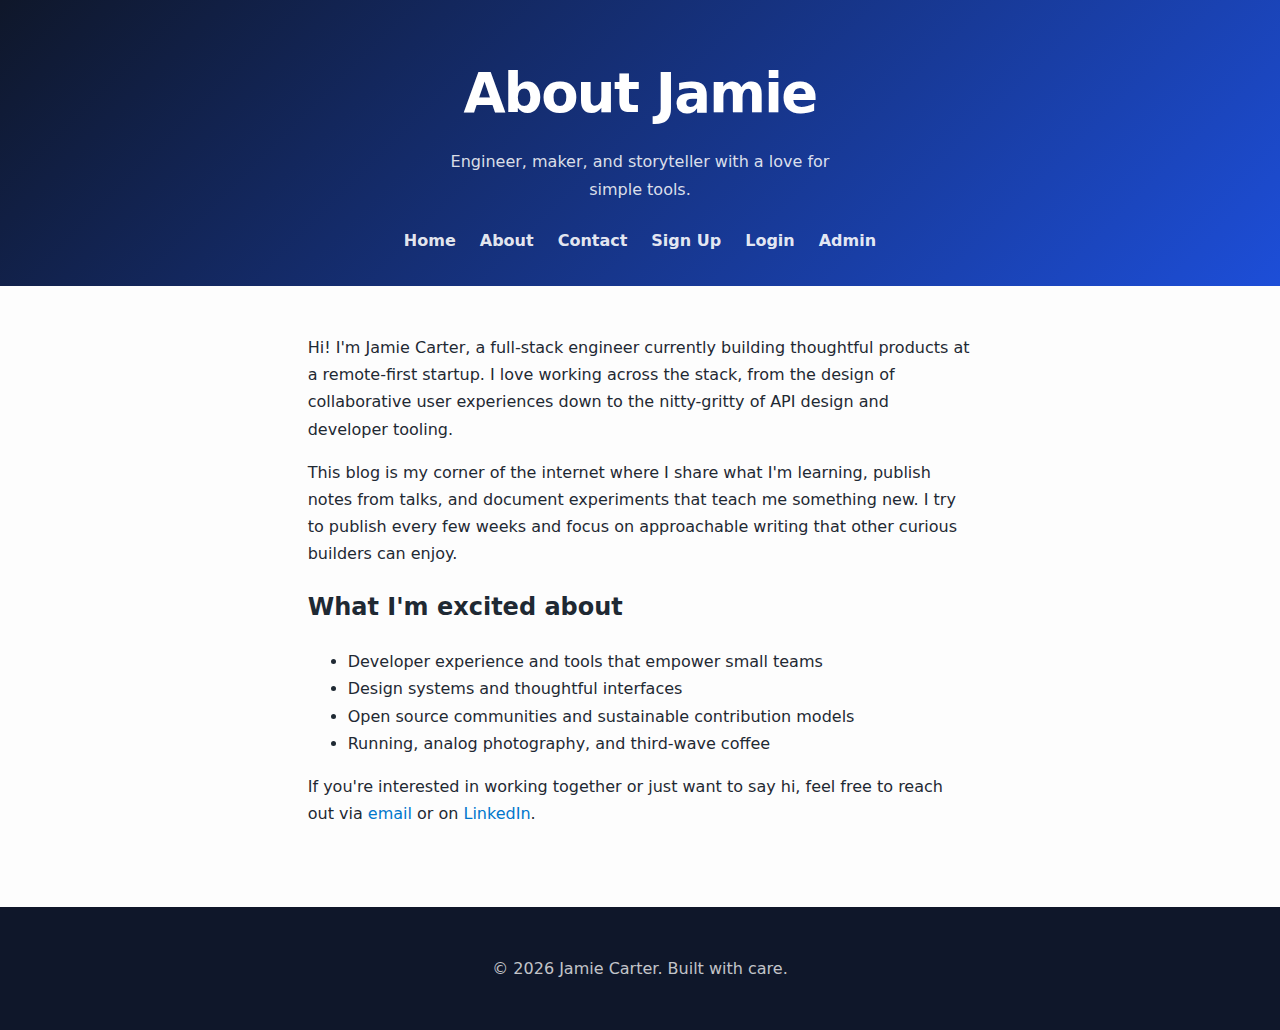
<file: about.html>
<!DOCTYPE html>
<html lang="en">
  <head>
    <meta charset="UTF-8" />
    <meta name="viewport" content="width=device-width, initial-scale=1" />
    <title>About — Jamie Carter</title>
    <link rel="stylesheet" href="assets/styles.css" />
  </head>
  <body>
    <header>
      <h1>About Jamie</h1>
      <p>Engineer, maker, and storyteller with a love for simple tools.</p>
      <nav aria-label="Main navigation">
        <a href="index.html">Home</a>
        <a href="about.html" aria-current="page">About</a>
        <a href="contact.html">Contact</a>
        <a href="signup.html">Sign Up</a>
        <a href="login.html">Login</a>
        <a href="admin.html">Admin</a>
      </nav>
    </header>

    <article>
      <p>
        Hi! I'm Jamie Carter, a full-stack engineer currently building thoughtful
        products at a remote-first startup. I love working across the stack, from
        the design of collaborative user experiences down to the nitty-gritty of
        API design and developer tooling.
      </p>
      <p>
        This blog is my corner of the internet where I share what I'm learning,
        publish notes from talks, and document experiments that teach me
        something new. I try to publish every few weeks and focus on approachable
        writing that other curious builders can enjoy.
      </p>
      <h2>What I'm excited about</h2>
      <ul>
        <li>Developer experience and tools that empower small teams</li>
        <li>Design systems and thoughtful interfaces</li>
        <li>Open source communities and sustainable contribution models</li>
        <li>Running, analog photography, and third-wave coffee</li>
      </ul>
      <p>
        If you're interested in working together or just want to say hi, feel
        free to reach out via <a href="mailto:hello@example.com">email</a> or on
        <a href="https://www.linkedin.com/in/example/">LinkedIn</a>.
      </p>
    </article>

    <footer>
      <p>© <span id="current-year"></span> Jamie Carter. Built with care.</p>
    </footer>
    <script>
      document.getElementById("current-year").textContent = new Date().getFullYear();
    </script>
  </body>
</html>
</file>
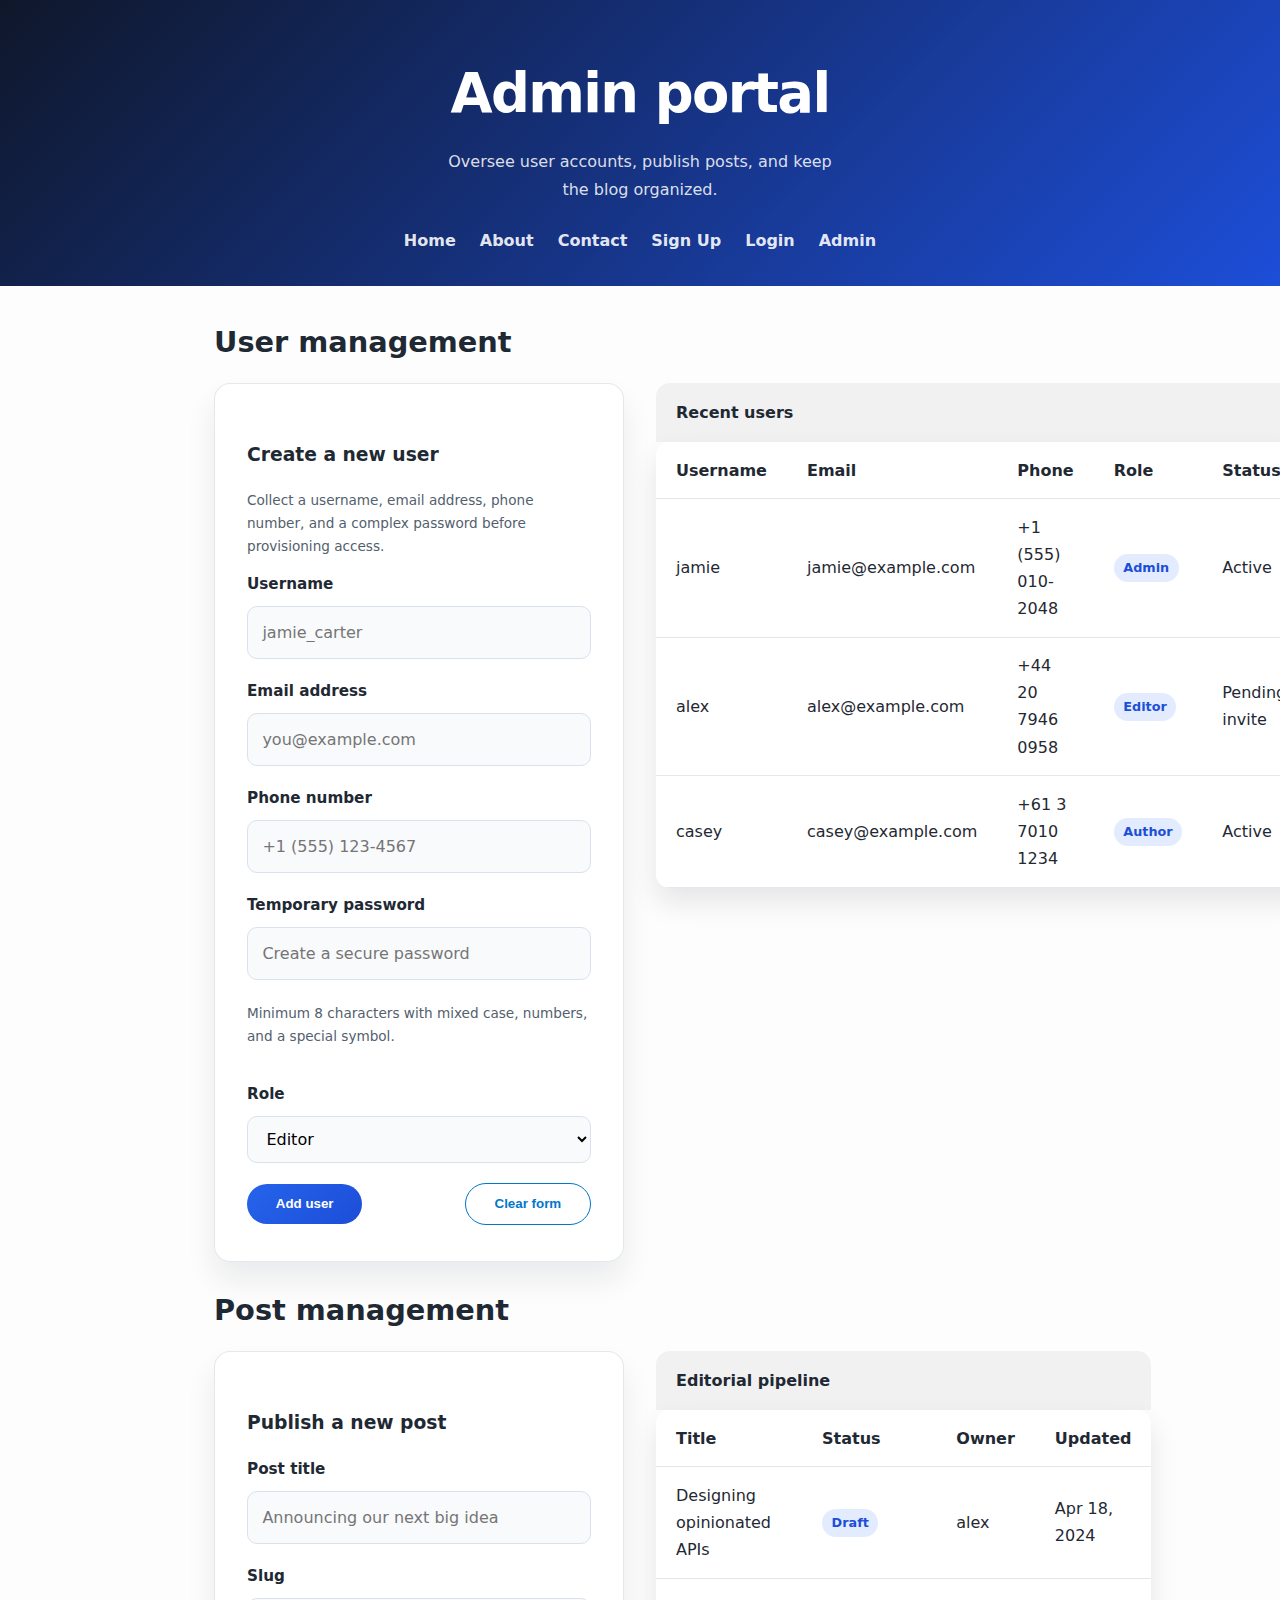
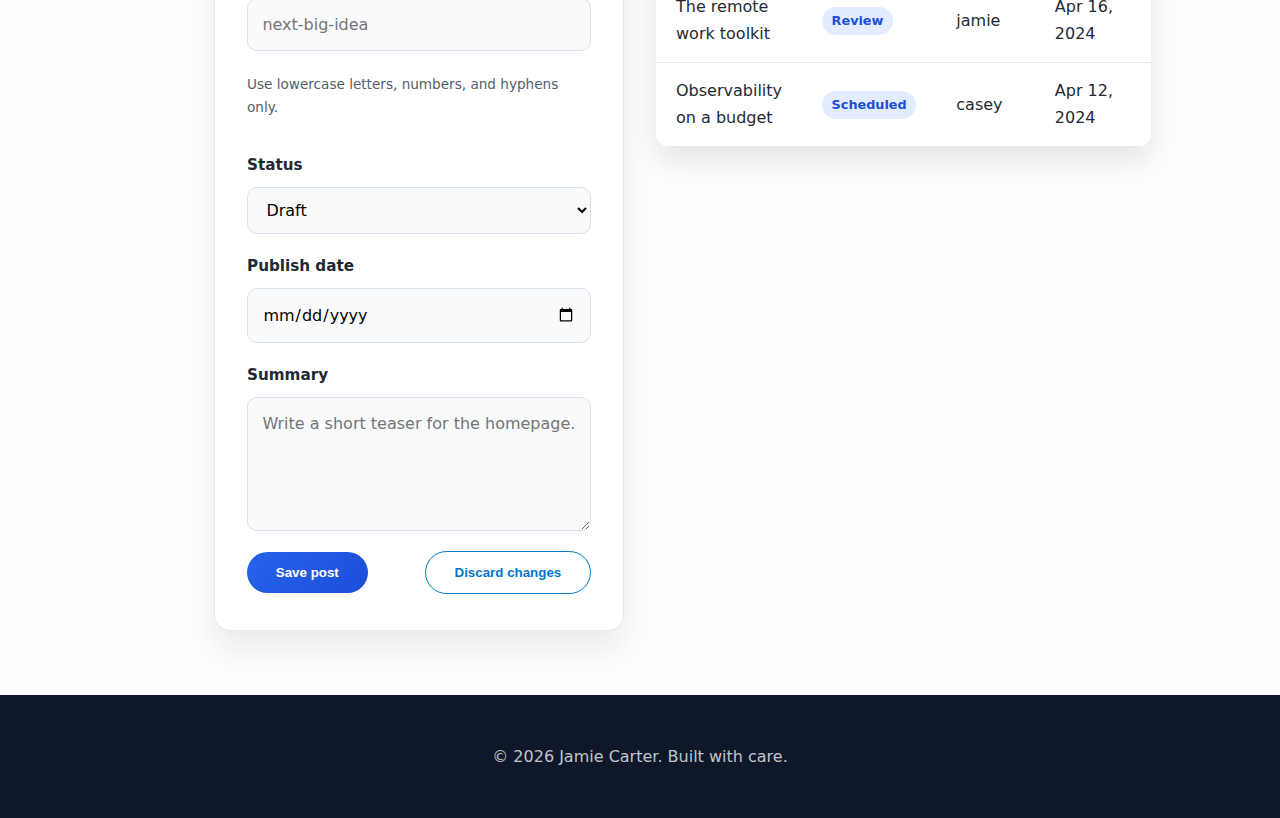
<file: admin.html>
<!DOCTYPE html>
<html lang="en">
  <head>
    <meta charset="UTF-8" />
    <meta name="viewport" content="width=device-width, initial-scale=1" />
    <title>Admin Portal — Jamie Carter</title>
    <link rel="stylesheet" href="assets/styles.css" />
    <script defer src="js/main.js"></script>
  </head>
  <body>
    <header>
      <h1>Admin portal</h1>
      <p>Oversee user accounts, publish posts, and keep the blog organized.</p>
      <nav aria-label="Main navigation">
        <a href="index.html">Home</a>
        <a href="about.html">About</a>
        <a href="contact.html">Contact</a>
        <a href="signup.html">Sign Up</a>
        <a href="login.html">Login</a>
        <a href="admin.html" aria-current="page">Admin</a>
      </nav>
    </header>

    <main class="stack">
      <section aria-labelledby="user-management">
        <h2 class="section-title" id="user-management">User management</h2>
        <div class="two-column">
          <div class="content-card">
            <h3>Create a new user</h3>
            <p class="hint">
              Collect a username, email address, phone number, and a complex password before provisioning access.
            </p>
            <form>
              <div class="form-field">
                <label for="admin-username">Username</label>
                <input id="admin-username" name="username" type="text" required minlength="3" placeholder="jamie_carter" />
              </div>
              <div class="form-field">
                <label for="admin-email">Email address</label>
                <input id="admin-email" name="email" type="email" required placeholder="you@example.com" />
              </div>
              <div class="form-field">
                <label for="admin-phone">Phone number</label>
                <input id="admin-phone" name="phone" type="tel" required pattern="[-+() 0-9]{7,}" placeholder="+1 (555) 123-4567" />
              </div>
              <div class="form-field">
                <label for="admin-password">Temporary password</label>
                <input
                  id="admin-password"
                  name="password"
                  type="password"
                  minlength="8"
                  required
                  pattern="(?=.*[a-z])(?=.*[A-Z])(?=.*[0-9])(?=.*[^A-Za-z0-9]).{8,}"
                  placeholder="Create a secure password"
                />
                <p class="hint">Minimum 8 characters with mixed case, numbers, and a special symbol.</p>
              </div>
              <div class="form-field">
                <label for="admin-role">Role</label>
                <select id="admin-role" name="role">
                  <option value="editor">Editor</option>
                  <option value="author">Author</option>
                  <option value="reviewer">Reviewer</option>
                  <option value="admin">Administrator</option>
                </select>
              </div>
              <div class="form-actions">
                <button type="submit" class="button">Add user</button>
                <button type="reset" class="button secondary">Clear form</button>
              </div>
            </form>
          </div>
          <table class="data-table">
            <caption>Recent users</caption>
            <thead>
              <tr>
                <th scope="col">Username</th>
                <th scope="col">Email</th>
                <th scope="col">Phone</th>
                <th scope="col">Role</th>
                <th scope="col">Status</th>
              </tr>
            </thead>
            <tbody>
              <tr>
                <td>jamie</td>
                <td>jamie@example.com</td>
                <td>+1 (555) 010-2048</td>
                <td><span class="badge">Admin</span></td>
                <td>Active</td>
              </tr>
              <tr>
                <td>alex</td>
                <td>alex@example.com</td>
                <td>+44 20 7946 0958</td>
                <td><span class="badge">Editor</span></td>
                <td>Pending invite</td>
              </tr>
              <tr>
                <td>casey</td>
                <td>casey@example.com</td>
                <td>+61 3 7010 1234</td>
                <td><span class="badge">Author</span></td>
                <td>Active</td>
              </tr>
            </tbody>
          </table>
        </div>
      </section>

      <section aria-labelledby="post-management">
        <h2 class="section-title" id="post-management">Post management</h2>
        <div class="two-column">
          <div class="content-card">
            <h3>Publish a new post</h3>
            <form>
              <div class="form-field">
                <label for="post-title">Post title</label>
                <input id="post-title" name="title" type="text" required placeholder="Announcing our next big idea" />
              </div>
              <div class="form-field">
                <label for="post-slug">Slug</label>
                <input id="post-slug" name="slug" type="text" required placeholder="next-big-idea" />
                <p class="hint">Use lowercase letters, numbers, and hyphens only.</p>
              </div>
              <div class="form-field">
                <label for="post-status">Status</label>
                <select id="post-status" name="status">
                  <option value="draft">Draft</option>
                  <option value="review">Ready for review</option>
                  <option value="scheduled">Scheduled</option>
                  <option value="published">Publish now</option>
                </select>
              </div>
              <div class="form-field">
                <label for="post-date">Publish date</label>
                <input id="post-date" name="publish-date" type="date" />
              </div>
              <div class="form-field">
                <label for="post-summary">Summary</label>
                <textarea id="post-summary" name="summary" rows="4" placeholder="Write a short teaser for the homepage."></textarea>
              </div>
              <div class="form-actions">
                <button type="submit" class="button">Save post</button>
                <button type="reset" class="button secondary">Discard changes</button>
              </div>
            </form>
          </div>
          <table class="data-table">
            <caption>Editorial pipeline</caption>
            <thead>
              <tr>
                <th scope="col">Title</th>
                <th scope="col">Status</th>
                <th scope="col">Owner</th>
                <th scope="col">Updated</th>
              </tr>
            </thead>
            <tbody>
              <tr>
                <td>Designing opinionated APIs</td>
                <td><span class="badge">Draft</span></td>
                <td>alex</td>
                <td>Apr 18, 2024</td>
              </tr>
              <tr>
                <td>The remote work toolkit</td>
                <td><span class="badge">Review</span></td>
                <td>jamie</td>
                <td>Apr 16, 2024</td>
              </tr>
              <tr>
                <td>Observability on a budget</td>
                <td><span class="badge">Scheduled</span></td>
                <td>casey</td>
                <td>Apr 12, 2024</td>
              </tr>
            </tbody>
          </table>
        </div>
      </section>
    </main>

    <footer>
      <p>© <span id="current-year"></span> Jamie Carter. Built with care.</p>
    </footer>
  </body>
</html>
</file>
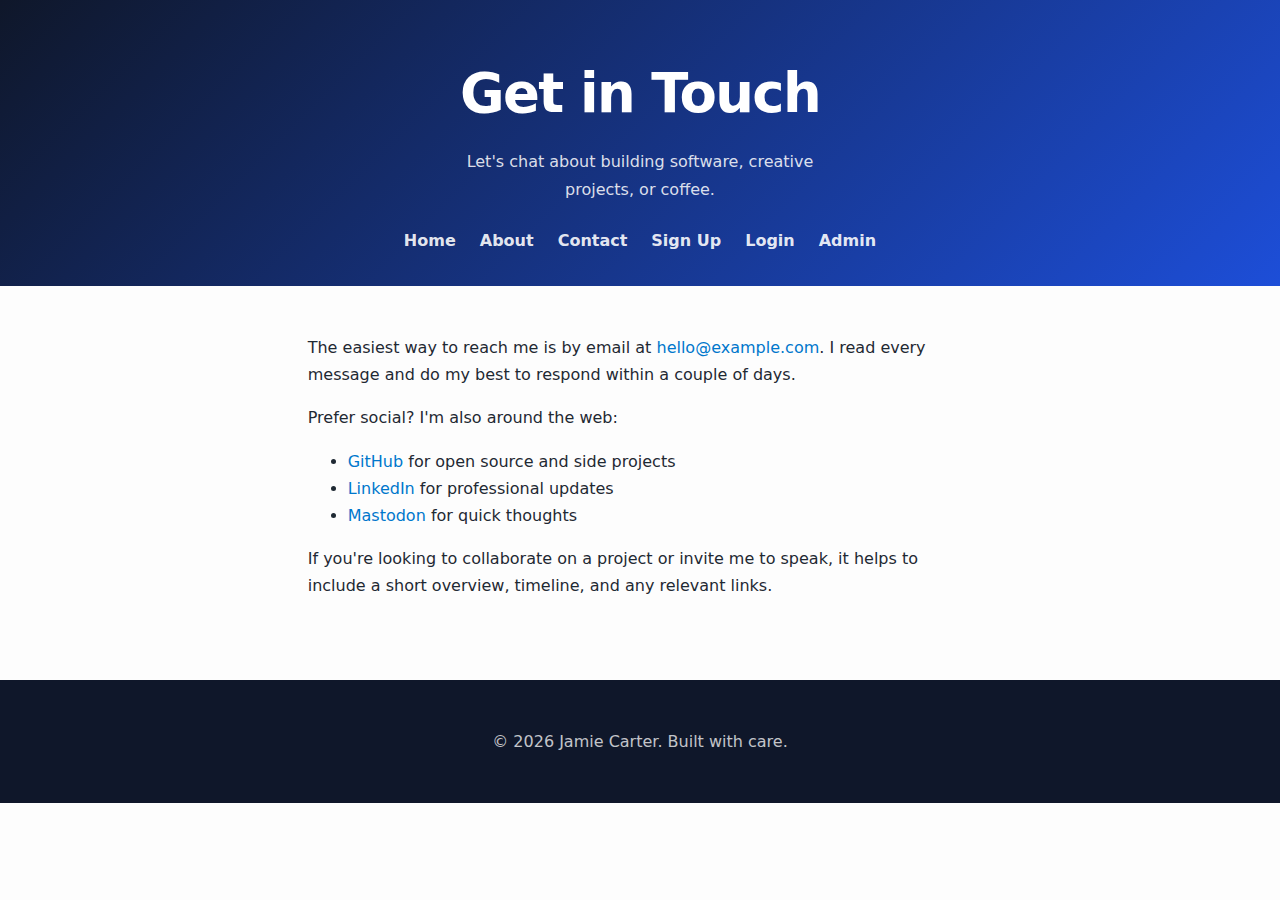
<file: contact.html>
<!DOCTYPE html>
<html lang="en">
  <head>
    <meta charset="UTF-8" />
    <meta name="viewport" content="width=device-width, initial-scale=1" />
    <title>Contact — Jamie Carter</title>
    <link rel="stylesheet" href="assets/styles.css" />
  </head>
  <body>
    <header>
      <h1>Get in Touch</h1>
      <p>Let's chat about building software, creative projects, or coffee.</p>
      <nav aria-label="Main navigation">
        <a href="index.html">Home</a>
        <a href="about.html">About</a>
        <a href="contact.html" aria-current="page">Contact</a>
        <a href="signup.html">Sign Up</a>
        <a href="login.html">Login</a>
        <a href="admin.html">Admin</a>
      </nav>
    </header>

    <article>
      <p>
        The easiest way to reach me is by email at
        <a href="mailto:hello@example.com">hello@example.com</a>. I read every
        message and do my best to respond within a couple of days.
      </p>
      <p>Prefer social? I'm also around the web:</p>
      <ul>
        <li>
          <a href="https://github.com/example">GitHub</a> for open source and
          side projects
        </li>
        <li>
          <a href="https://www.linkedin.com/in/example/">LinkedIn</a> for
          professional updates
        </li>
        <li>
          <a href="https://mastodon.social/@example">Mastodon</a> for quick
          thoughts
        </li>
      </ul>
      <p>
        If you're looking to collaborate on a project or invite me to speak, it
        helps to include a short overview, timeline, and any relevant links.
      </p>
    </article>

    <footer>
      <p>© <span id="current-year"></span> Jamie Carter. Built with care.</p>
    </footer>
    <script>
      document.getElementById("current-year").textContent = new Date().getFullYear();
    </script>
  </body>
</html>
</file>
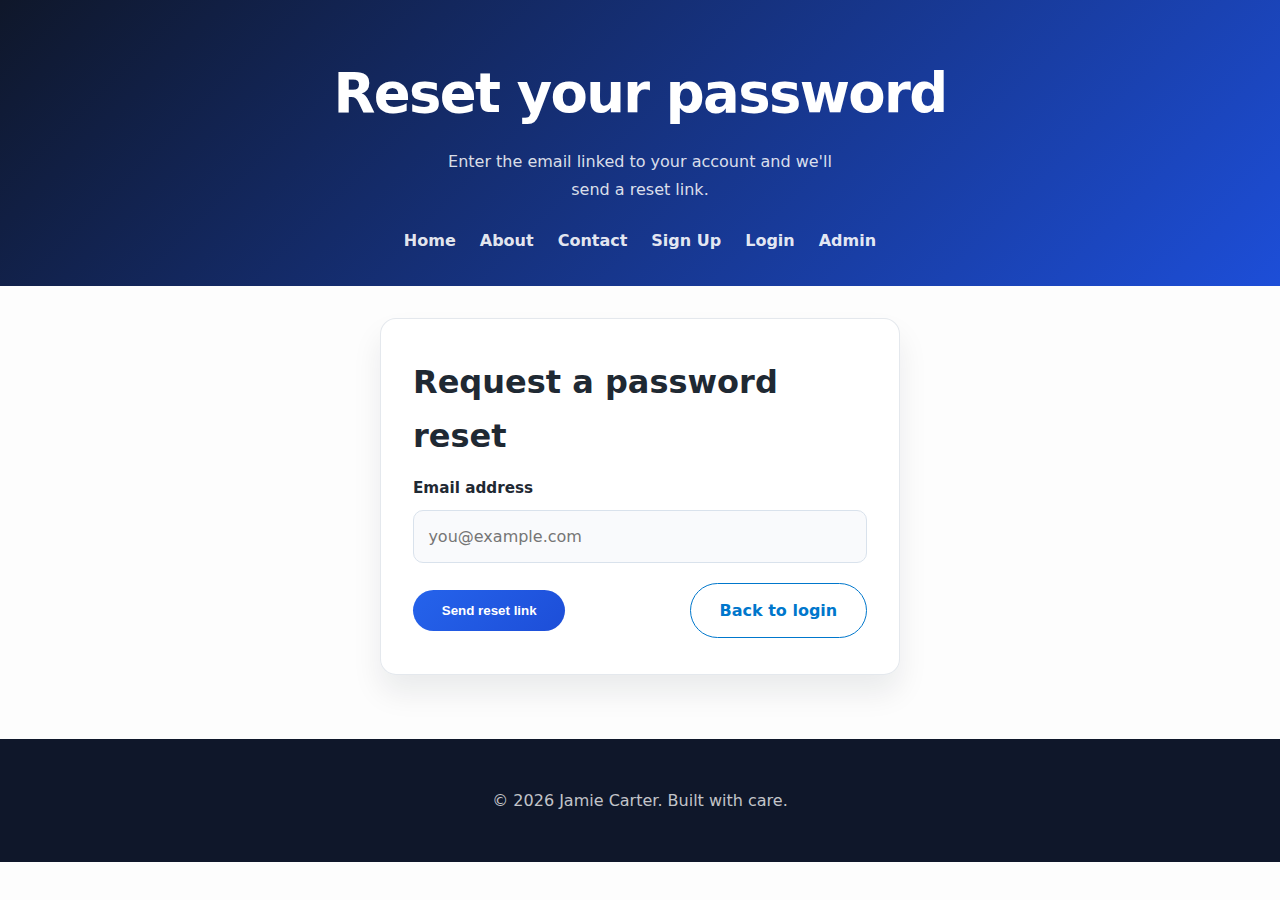
<file: forgot-password.html>
<!DOCTYPE html>
<html lang="en">
  <head>
    <meta charset="UTF-8" />
    <meta name="viewport" content="width=device-width, initial-scale=1" />
    <title>Reset Password — Jamie Carter</title>
    <link rel="stylesheet" href="assets/styles.css" />
    <script defer src="js/main.js"></script>
  </head>
  <body>
    <header>
      <h1>Reset your password</h1>
      <p>Enter the email linked to your account and we'll send a reset link.</p>
      <nav aria-label="Main navigation">
        <a href="index.html">Home</a>
        <a href="about.html">About</a>
        <a href="contact.html">Contact</a>
        <a href="signup.html">Sign Up</a>
        <a href="login.html">Login</a>
        <a href="admin.html">Admin</a>
      </nav>
    </header>

    <main>
      <section class="content-card" aria-labelledby="reset-heading">
        <h2 id="reset-heading">Request a password reset</h2>
        <form>
          <div class="form-field">
            <label for="reset-email">Email address</label>
            <input
              id="reset-email"
              name="email"
              type="email"
              autocomplete="email"
              required
              placeholder="you@example.com"
            />
          </div>
          <div class="form-actions">
            <button type="submit" class="button">Send reset link</button>
            <a class="button secondary" href="login.html">Back to login</a>
          </div>
        </form>
      </section>
    </main>

    <footer>
      <p>© <span id="current-year"></span> Jamie Carter. Built with care.</p>
    </footer>
  </body>
</html>
</file>
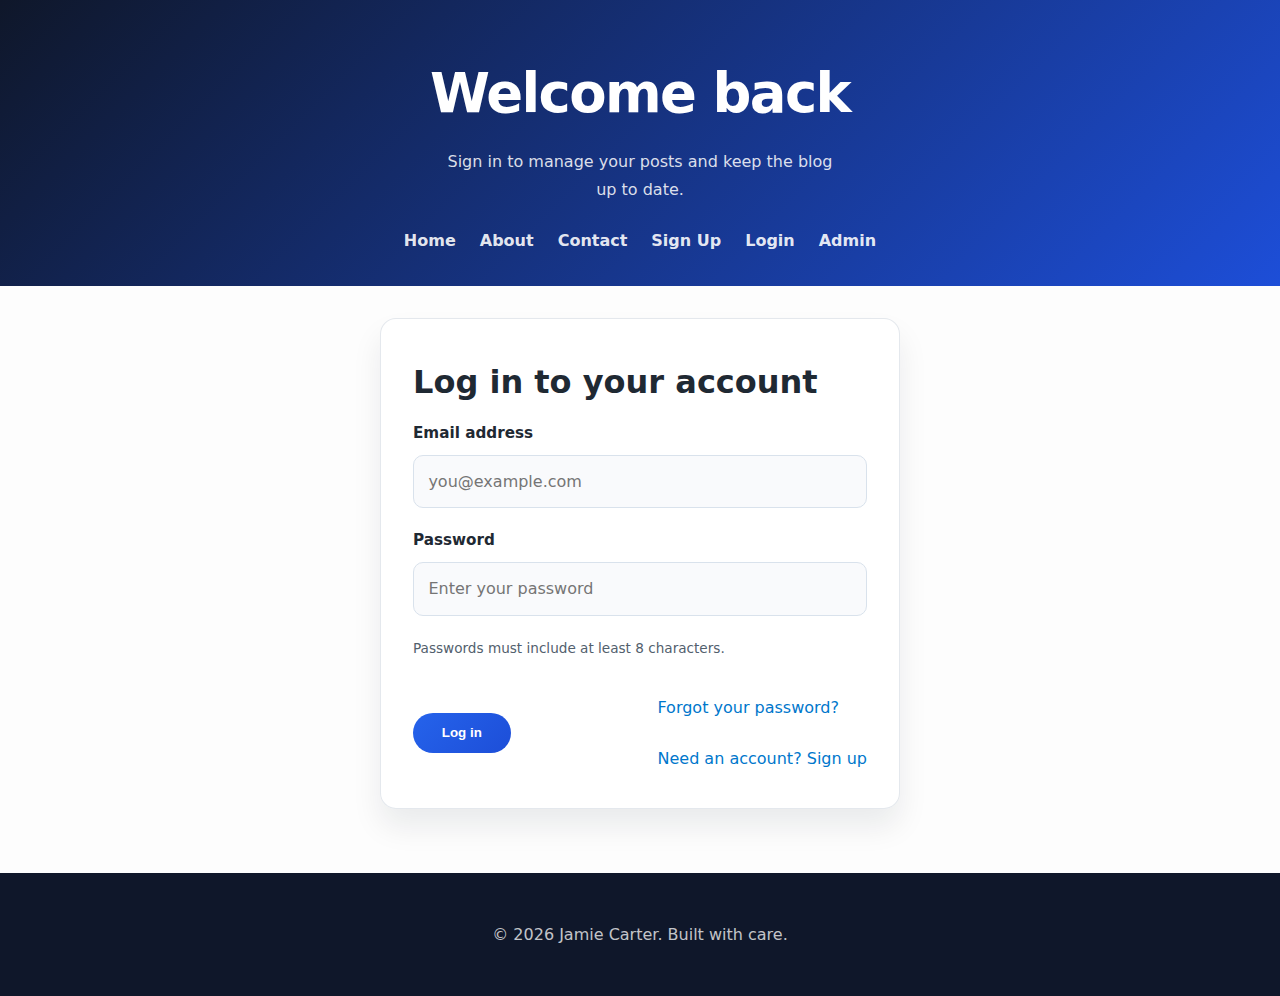
<file: login.html>
<!DOCTYPE html>
<html lang="en">
  <head>
    <meta charset="UTF-8" />
    <meta name="viewport" content="width=device-width, initial-scale=1" />
    <title>Login — Jamie Carter</title>
    <link rel="stylesheet" href="assets/styles.css" />
    <script defer src="js/main.js"></script>
  </head>
  <body>
    <header>
      <h1>Welcome back</h1>
      <p>Sign in to manage your posts and keep the blog up to date.</p>
      <nav aria-label="Main navigation">
        <a href="index.html">Home</a>
        <a href="about.html">About</a>
        <a href="contact.html">Contact</a>
        <a href="signup.html">Sign Up</a>
        <a href="login.html" aria-current="page">Login</a>
        <a href="admin.html">Admin</a>
      </nav>
    </header>

    <main>
      <section class="content-card" aria-labelledby="login-heading">
        <h2 id="login-heading">Log in to your account</h2>
        <form>
          <div class="form-field">
            <label for="login-email">Email address</label>
            <input
              id="login-email"
              name="email"
              type="email"
              autocomplete="email"
              required
              placeholder="you@example.com"
            />
          </div>
          <div class="form-field">
            <label for="login-password">Password</label>
            <input
              id="login-password"
              name="password"
              type="password"
              autocomplete="current-password"
              minlength="8"
              required
              placeholder="Enter your password"
            />
            <p class="hint">Passwords must include at least 8 characters.</p>
          </div>
          <div class="form-actions">
            <button type="submit" class="button">Log in</button>
            <div class="stack">
              <a href="forgot-password.html">Forgot your password?</a>
              <a href="signup.html">Need an account? Sign up</a>
            </div>
          </div>
        </form>
      </section>
    </main>

    <footer>
      <p>© <span id="current-year"></span> Jamie Carter. Built with care.</p>
    </footer>
  </body>
</html>
</file>
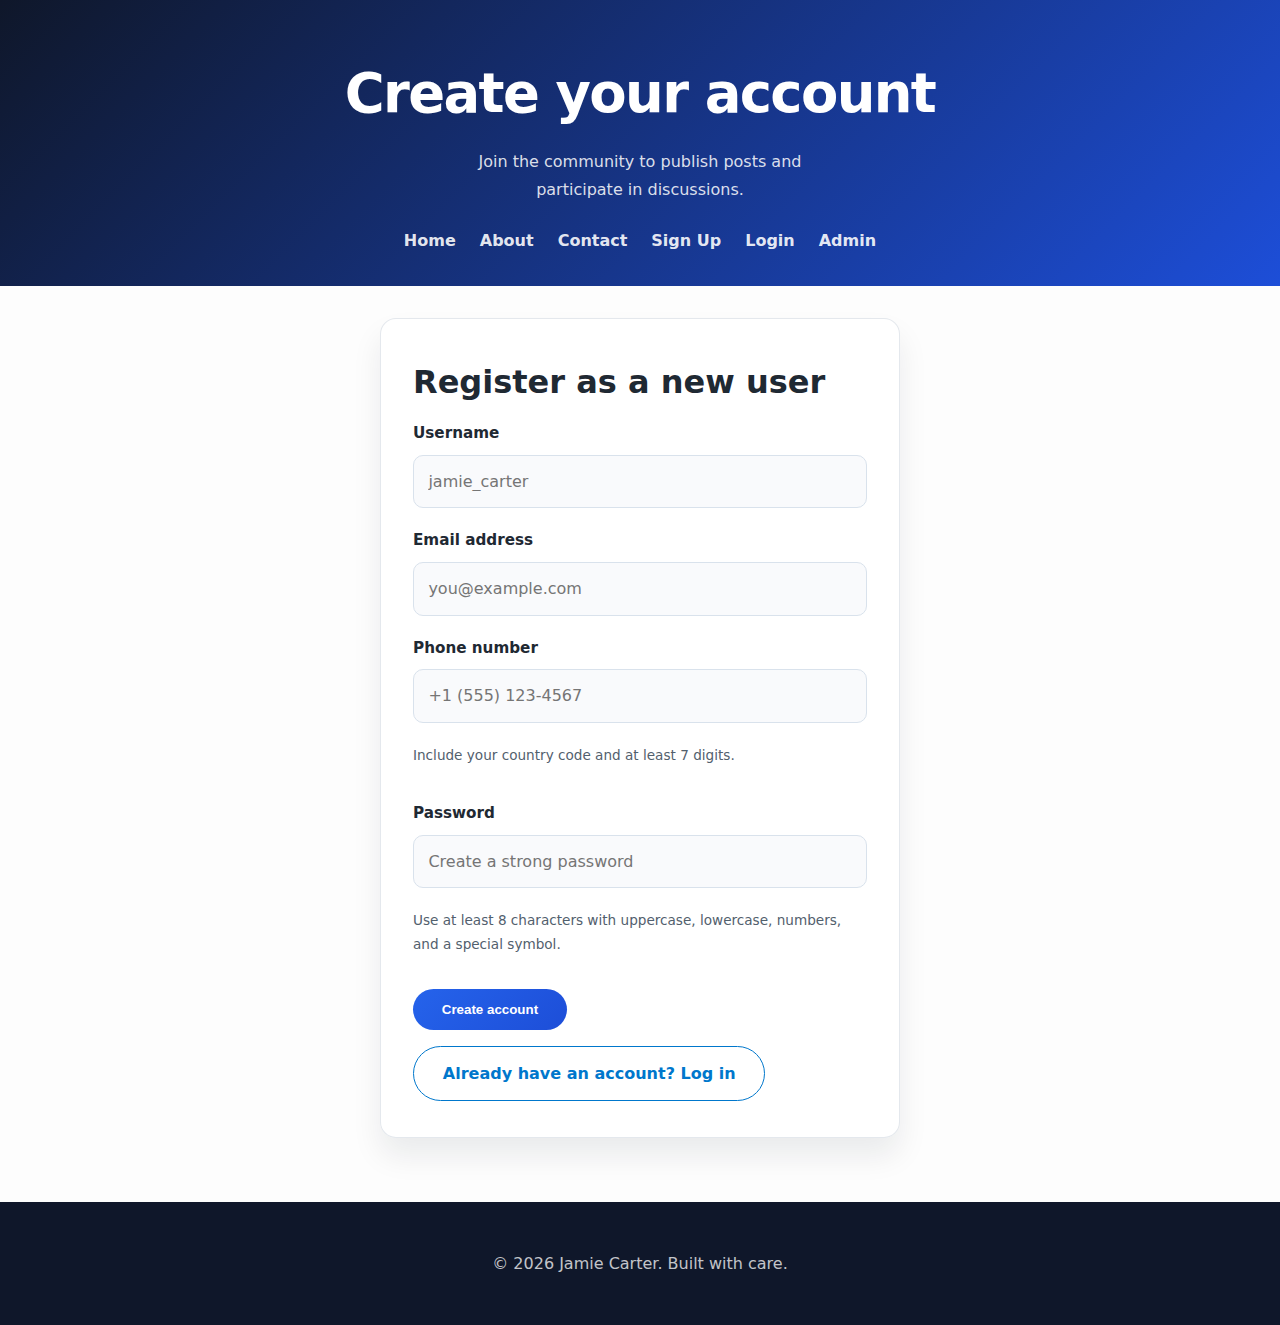
<file: signup.html>
<!DOCTYPE html>
<html lang="en">
  <head>
    <meta charset="UTF-8" />
    <meta name="viewport" content="width=device-width, initial-scale=1" />
    <title>Sign Up — Jamie Carter</title>
    <link rel="stylesheet" href="assets/styles.css" />
    <script defer src="js/main.js"></script>
  </head>
  <body>
    <header>
      <h1>Create your account</h1>
      <p>Join the community to publish posts and participate in discussions.</p>
      <nav aria-label="Main navigation">
        <a href="index.html">Home</a>
        <a href="about.html">About</a>
        <a href="contact.html">Contact</a>
        <a href="signup.html" aria-current="page">Sign Up</a>
        <a href="login.html">Login</a>
        <a href="admin.html">Admin</a>
      </nav>
    </header>

    <main>
      <section class="content-card" aria-labelledby="signup-heading">
        <h2 id="signup-heading">Register as a new user</h2>
        <form>
          <div class="form-field">
            <label for="signup-username">Username</label>
            <input
              id="signup-username"
              name="username"
              type="text"
              autocomplete="username"
              required
              minlength="3"
              placeholder="jamie_carter"
            />
          </div>
          <div class="form-field">
            <label for="signup-email">Email address</label>
            <input
              id="signup-email"
              name="email"
              type="email"
              autocomplete="email"
              required
              placeholder="you@example.com"
            />
          </div>
          <div class="form-field">
            <label for="signup-phone">Phone number</label>
            <input
              id="signup-phone"
              name="phone"
              type="tel"
              autocomplete="tel"
              required
              pattern="[-+() 0-9]{7,}"
              placeholder="+1 (555) 123-4567"
            />
            <p class="hint">Include your country code and at least 7 digits.</p>
          </div>
          <div class="form-field">
            <label for="signup-password">Password</label>
            <input
              id="signup-password"
              name="password"
              type="password"
              autocomplete="new-password"
              minlength="8"
              required
              pattern="(?=.*[a-z])(?=.*[A-Z])(?=.*[0-9])(?=.*[^A-Za-z0-9]).{8,}"
              aria-describedby="password-hint"
              placeholder="Create a strong password"
            />
            <p class="hint" id="password-hint">
              Use at least 8 characters with uppercase, lowercase, numbers, and a special symbol.
            </p>
          </div>
          <div class="form-actions">
            <button type="submit" class="button">Create account</button>
            <a class="button secondary" href="login.html">Already have an account? Log in</a>
          </div>
        </form>
      </section>
    </main>

    <footer>
      <p>© <span id="current-year"></span> Jamie Carter. Built with care.</p>
    </footer>
  </body>
</html>
</file>
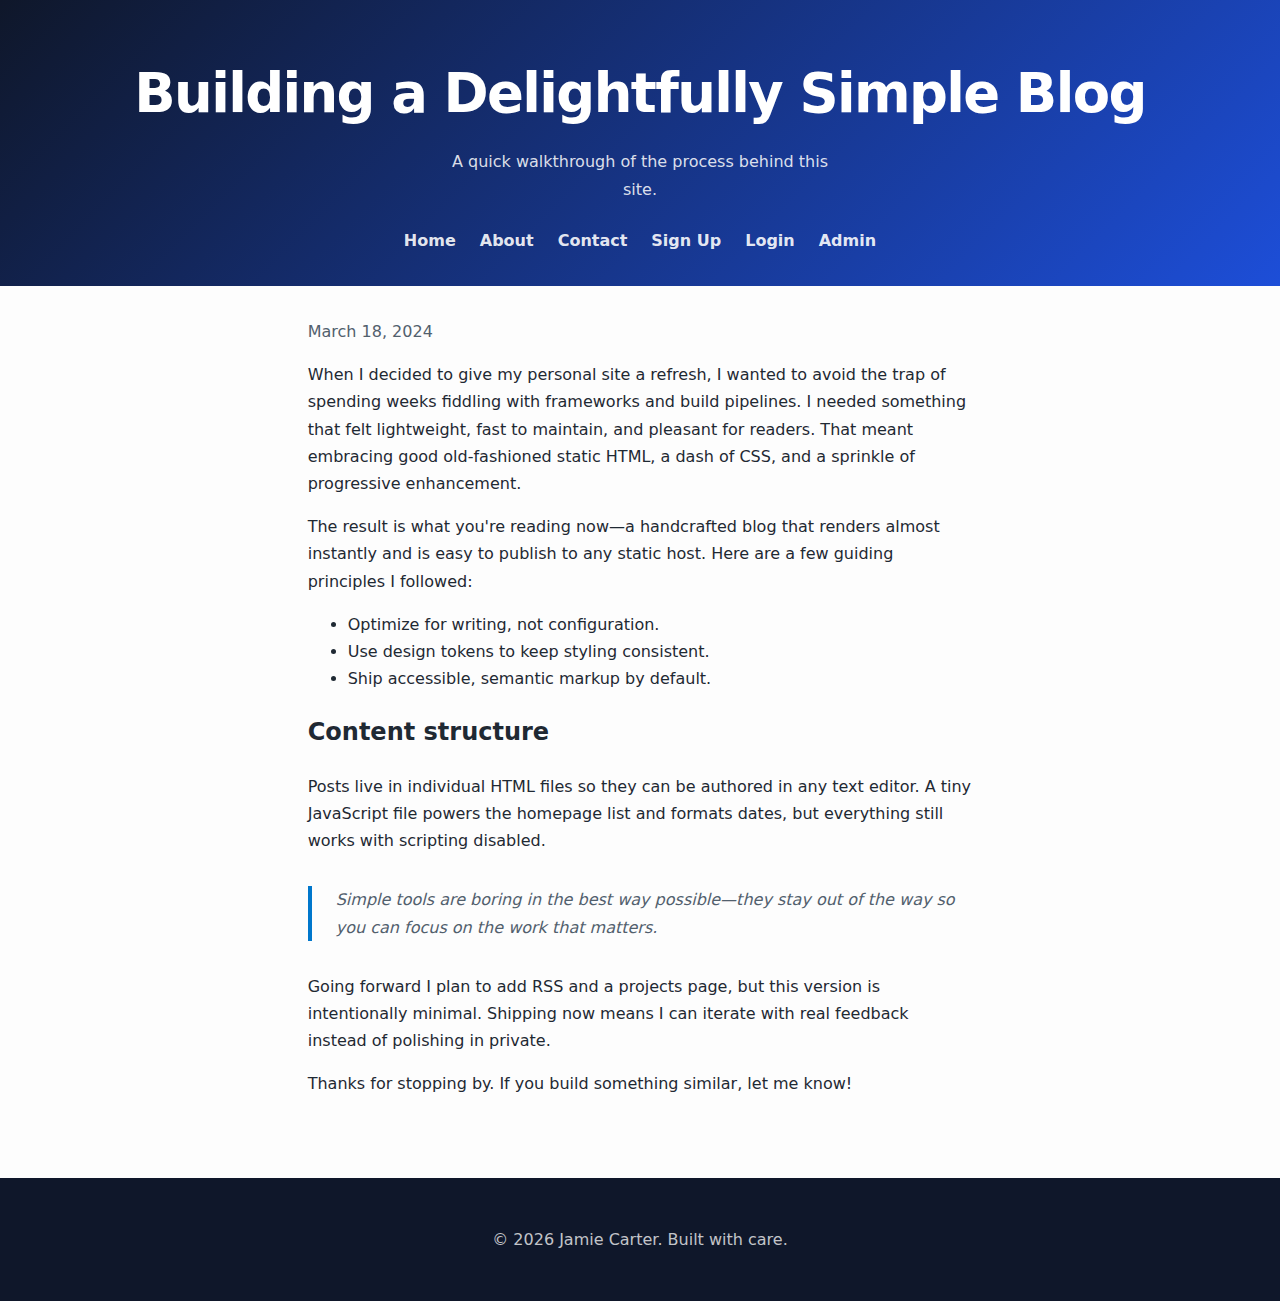
<file: posts/building-a-delightfully-simple-blog.html>
<!DOCTYPE html>
<html lang="en">
  <head>
    <meta charset="UTF-8" />
    <meta name="viewport" content="width=device-width, initial-scale=1" />
    <title>Building a Delightfully Simple Blog — Jamie Carter</title>
    <link rel="stylesheet" href="../assets/styles.css" />
  </head>
  <body>
    <header>
      <h1>Building a Delightfully Simple Blog</h1>
      <p>A quick walkthrough of the process behind this site.</p>
      <nav aria-label="Main navigation">
        <a href="../index.html">Home</a>
        <a href="../about.html">About</a>
        <a href="../contact.html">Contact</a>
        <a href="../signup.html">Sign Up</a>
        <a href="../login.html">Login</a>
        <a href="../admin.html">Admin</a>
      </nav>
    </header>

    <article>
      <time datetime="2024-03-18">March 18, 2024</time>
      <p>
        When I decided to give my personal site a refresh, I wanted to avoid the
        trap of spending weeks fiddling with frameworks and build pipelines. I
        needed something that felt lightweight, fast to maintain, and pleasant
        for readers. That meant embracing good old-fashioned static HTML, a dash
        of CSS, and a sprinkle of progressive enhancement.
      </p>
      <p>
        The result is what you're reading now—a handcrafted blog that renders
        almost instantly and is easy to publish to any static host. Here are a
        few guiding principles I followed:
      </p>
      <ul>
        <li>Optimize for writing, not configuration.</li>
        <li>Use design tokens to keep styling consistent.</li>
        <li>Ship accessible, semantic markup by default.</li>
      </ul>
      <h2>Content structure</h2>
      <p>
        Posts live in individual HTML files so they can be authored in any text
        editor. A tiny JavaScript file powers the homepage list and formats
        dates, but everything still works with scripting disabled.
      </p>
      <blockquote>
        Simple tools are boring in the best way possible—they stay out of the
        way so you can focus on the work that matters.
      </blockquote>
      <p>
        Going forward I plan to add RSS and a projects page, but this version is
        intentionally minimal. Shipping now means I can iterate with real
        feedback instead of polishing in private.
      </p>
      <p>Thanks for stopping by. If you build something similar, let me know!</p>
    </article>

    <footer>
      <p>© <span id="current-year"></span> Jamie Carter. Built with care.</p>
    </footer>
    <script>
      document.getElementById("current-year").textContent = new Date().getFullYear();
    </script>
  </body>
</html>
</file>
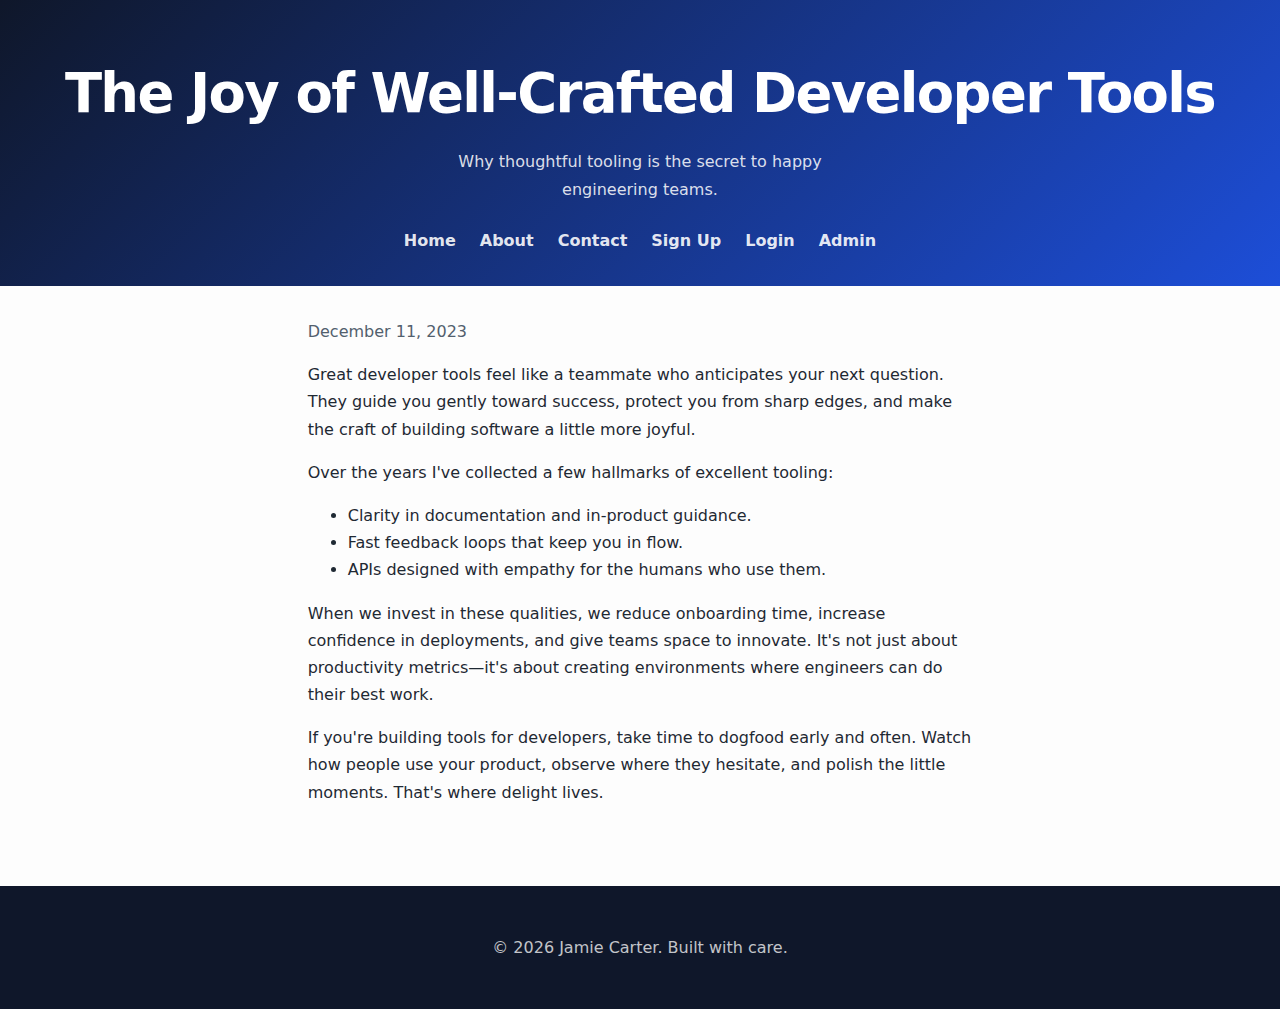
<file: posts/the-joy-of-well-crafted-developer-tools.html>
<!DOCTYPE html>
<html lang="en">
  <head>
    <meta charset="UTF-8" />
    <meta name="viewport" content="width=device-width, initial-scale=1" />
    <title>The Joy of Well-Crafted Developer Tools — Jamie Carter</title>
    <link rel="stylesheet" href="../assets/styles.css" />
  </head>
  <body>
    <header>
      <h1>The Joy of Well-Crafted Developer Tools</h1>
      <p>Why thoughtful tooling is the secret to happy engineering teams.</p>
      <nav aria-label="Main navigation">
        <a href="../index.html">Home</a>
        <a href="../about.html">About</a>
        <a href="../contact.html">Contact</a>
        <a href="../signup.html">Sign Up</a>
        <a href="../login.html">Login</a>
        <a href="../admin.html">Admin</a>
      </nav>
    </header>

    <article>
      <time datetime="2023-12-11">December 11, 2023</time>
      <p>
        Great developer tools feel like a teammate who anticipates your next
        question. They guide you gently toward success, protect you from sharp
        edges, and make the craft of building software a little more joyful.
      </p>
      <p>
        Over the years I've collected a few hallmarks of excellent tooling:
      </p>
      <ul>
        <li>Clarity in documentation and in-product guidance.</li>
        <li>Fast feedback loops that keep you in flow.</li>
        <li>APIs designed with empathy for the humans who use them.</li>
      </ul>
      <p>
        When we invest in these qualities, we reduce onboarding time, increase
        confidence in deployments, and give teams space to innovate. It's not
        just about productivity metrics—it's about creating environments where
        engineers can do their best work.
      </p>
      <p>
        If you're building tools for developers, take time to dogfood early and
        often. Watch how people use your product, observe where they hesitate,
        and polish the little moments. That's where delight lives.
      </p>
    </article>

    <footer>
      <p>© <span id="current-year"></span> Jamie Carter. Built with care.</p>
    </footer>
    <script>
      document.getElementById("current-year").textContent = new Date().getFullYear();
    </script>
  </body>
</html>
</file>
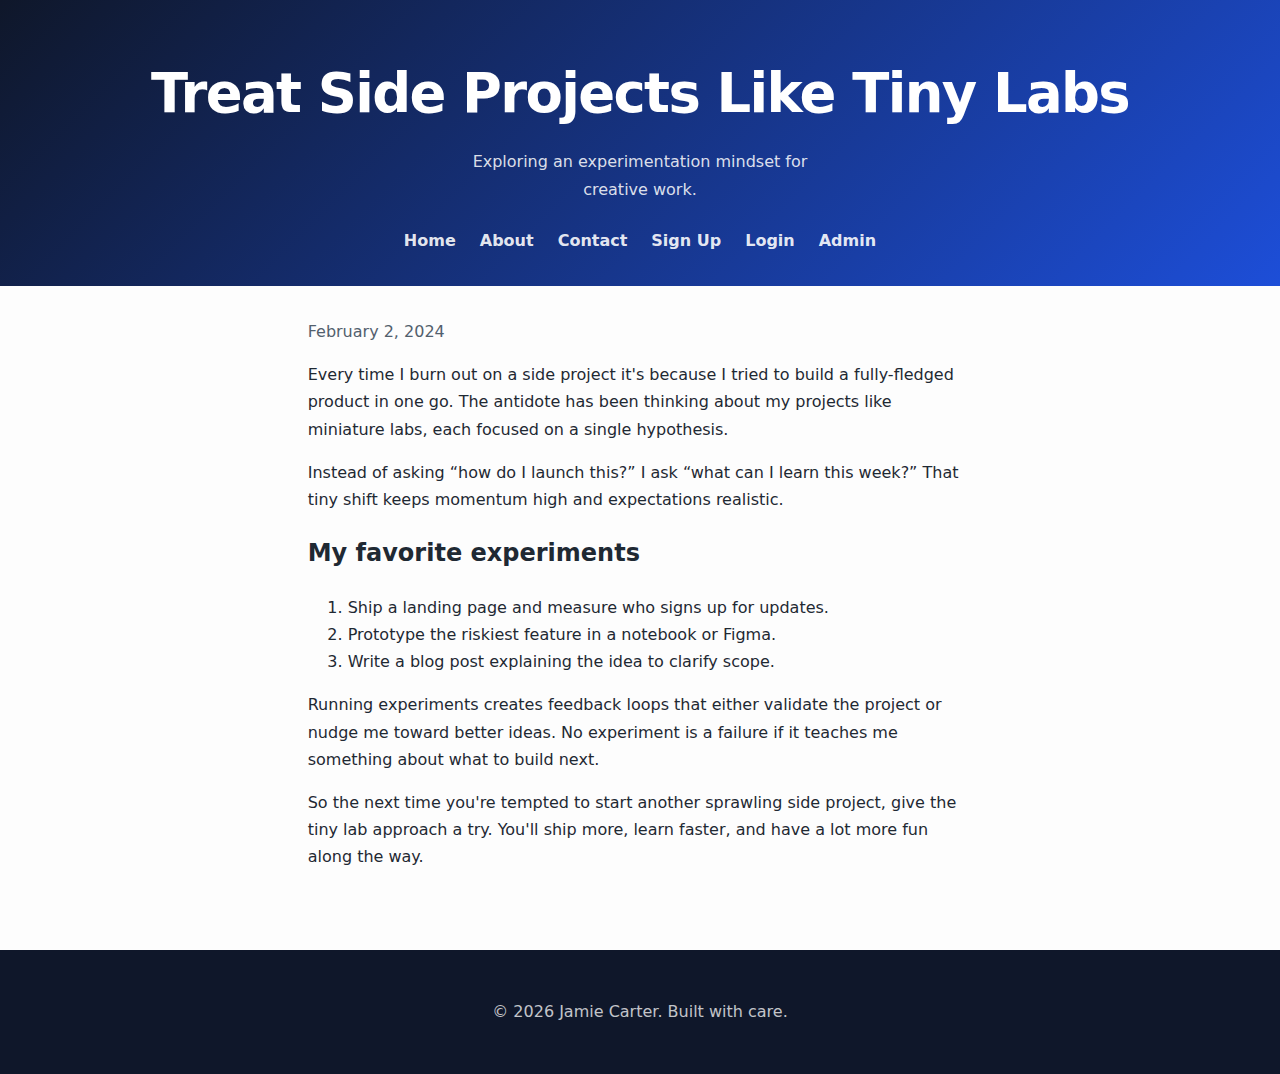
<file: posts/treat-side-projects-like-tiny-labs.html>
<!DOCTYPE html>
<html lang="en">
  <head>
    <meta charset="UTF-8" />
    <meta name="viewport" content="width=device-width, initial-scale=1" />
    <title>Treat Side Projects Like Tiny Labs — Jamie Carter</title>
    <link rel="stylesheet" href="../assets/styles.css" />
  </head>
  <body>
    <header>
      <h1>Treat Side Projects Like Tiny Labs</h1>
      <p>Exploring an experimentation mindset for creative work.</p>
      <nav aria-label="Main navigation">
        <a href="../index.html">Home</a>
        <a href="../about.html">About</a>
        <a href="../contact.html">Contact</a>
        <a href="../signup.html">Sign Up</a>
        <a href="../login.html">Login</a>
        <a href="../admin.html">Admin</a>
      </nav>
    </header>

    <article>
      <time datetime="2024-02-02">February 2, 2024</time>
      <p>
        Every time I burn out on a side project it's because I tried to build a
        fully-fledged product in one go. The antidote has been thinking about my
        projects like miniature labs, each focused on a single hypothesis.
      </p>
      <p>
        Instead of asking “how do I launch this?” I ask “what can I learn this
        week?” That tiny shift keeps momentum high and expectations realistic.
      </p>
      <h2>My favorite experiments</h2>
      <ol>
        <li>Ship a landing page and measure who signs up for updates.</li>
        <li>Prototype the riskiest feature in a notebook or Figma.</li>
        <li>Write a blog post explaining the idea to clarify scope.</li>
      </ol>
      <p>
        Running experiments creates feedback loops that either validate the
        project or nudge me toward better ideas. No experiment is a failure if it
        teaches me something about what to build next.
      </p>
      <p>
        So the next time you're tempted to start another sprawling side
        project, give the tiny lab approach a try. You'll ship more, learn
        faster, and have a lot more fun along the way.
      </p>
    </article>

    <footer>
      <p>© <span id="current-year"></span> Jamie Carter. Built with care.</p>
    </footer>
    <script>
      document.getElementById("current-year").textContent = new Date().getFullYear();
    </script>
  </body>
</html>
</file>
<file: assets/styles.css>
:root {
  color-scheme: light dark;
  --color-bg: #fdfdfd;
  --color-text: #1f2933;
  --color-muted: #52606d;
  --color-accent: #0077cc;
  --color-accent-dark: #005fa3;
  --color-border: #d9e2ec;
  --max-width: 900px;
  font-family: 'Inter', system-ui, -apple-system, BlinkMacSystemFont, 'Segoe UI', sans-serif;
}

* {
  box-sizing: border-box;
}

body {
  margin: 0;
  background-color: var(--color-bg);
  color: var(--color-text);
  font-family: inherit;
  line-height: 1.7;
}

a {
  color: var(--color-accent);
  text-decoration: none;
}

a:hover,
a:focus {
  text-decoration: underline;
  color: var(--color-accent-dark);
}

header {
  background: linear-gradient(135deg, #0f172a, #1d4ed8);
  color: #fff;
  padding: 3rem 1.5rem 2rem;
  text-align: center;
}

header h1 {
  margin: 0;
  font-size: clamp(2.5rem, 3vw + 1rem, 3.5rem);
  letter-spacing: -0.03em;
}

header p {
  margin: 0.5rem auto 0;
  max-width: 38ch;
  color: rgba(255, 255, 255, 0.85);
}

nav {
  display: flex;
  justify-content: center;
  gap: 1.5rem;
  margin-top: 1.5rem;
  flex-wrap: wrap;
}

nav a {
  color: rgba(255, 255, 255, 0.9);
  font-weight: 600;
}

main {
  max-width: var(--max-width);
  margin: 0 auto;
  padding: 2rem 1.5rem 4rem;
}

.article-list {
  display: grid;
  gap: 1.5rem;
  margin: 0;
  padding: 0;
  list-style: none;
}

.article-card {
  border: 1px solid var(--color-border);
  border-radius: 12px;
  padding: 1.5rem;
  background-color: rgba(255, 255, 255, 0.9);
  transition: transform 0.2s ease, box-shadow 0.2s ease;
  box-shadow: 0 10px 20px rgba(15, 23, 42, 0.05);
}

.article-card:hover,
.article-card:focus-within {
  transform: translateY(-4px);
  box-shadow: 0 12px 24px rgba(15, 23, 42, 0.08);
}

.article-card time {
  display: block;
  color: var(--color-muted);
  font-size: 0.95rem;
}

.article-card h2 {
  margin: 0.4rem 0;
  font-size: clamp(1.4rem, 2vw + 1rem, 1.8rem);
}

.article-card p {
  margin: 0;
  color: var(--color-muted);
}

footer {
  background-color: #0f172a;
  color: rgba(255, 255, 255, 0.75);
  text-align: center;
  padding: 2rem 1.5rem;
}

footer a {
  color: #bfdbfe;
}

article {
  max-width: 70ch;
  margin: 0 auto;
  padding: 2rem 1.5rem 4rem;
}

article h1 {
  font-size: clamp(2rem, 2vw + 1rem, 2.6rem);
  margin-bottom: 0.5rem;
}

article time {
  color: var(--color-muted);
}

article img {
  max-width: 100%;
  border-radius: 10px;
  margin: 2rem 0;
}

blockquote {
  border-left: 4px solid var(--color-accent);
  margin: 2rem 0;
  padding-left: 1.5rem;
  color: var(--color-muted);
  font-style: italic;
}

pre {
  background-color: #0f172a;
  color: #f8fafc;
  padding: 1rem;
  border-radius: 8px;
  overflow-x: auto;
}

code {
  font-family: "Fira Code", "Source Code Pro", ui-monospace, SFMono-Regular, Menlo, Monaco, Consolas, "Liberation Mono", "Courier New", monospace;
}

.content-card {
  max-width: 520px;
  margin: 0 auto;
  padding: 2.25rem 2rem;
  border-radius: 16px;
  background-color: rgba(255, 255, 255, 0.95);
  box-shadow: 0 18px 30px rgba(15, 23, 42, 0.08);
  border: 1px solid rgba(148, 163, 184, 0.25);
}

.content-card h2 {
  margin-top: 0;
  margin-bottom: 0.75rem;
  font-size: clamp(1.6rem, 2vw + 1rem, 2rem);
}

form {
  display: grid;
  gap: 1.25rem;
}

.form-field {
  display: flex;
  flex-direction: column;
  gap: 0.5rem;
}

.form-field label {
  font-weight: 600;
  font-size: 0.95rem;
}

.form-field input,
.form-field select,
.form-field textarea {
  font: inherit;
  padding: 0.75rem 0.9rem;
  border-radius: 10px;
  border: 1px solid var(--color-border);
  background-color: rgba(248, 250, 252, 0.9);
  transition: border-color 0.2s ease, box-shadow 0.2s ease;
}

.form-field input:focus,
.form-field select:focus,
.form-field textarea:focus {
  outline: none;
  border-color: var(--color-accent);
  box-shadow: 0 0 0 4px rgba(37, 99, 235, 0.2);
}

.hint {
  font-size: 0.85rem;
  color: var(--color-muted);
}

.form-actions {
  display: flex;
  flex-wrap: wrap;
  gap: 1rem;
  align-items: center;
  justify-content: space-between;
}

.button {
  display: inline-flex;
  align-items: center;
  justify-content: center;
  border: none;
  border-radius: 999px;
  padding: 0.8rem 1.8rem;
  font-weight: 600;
  background: linear-gradient(135deg, #2563eb, #1d4ed8);
  color: #fff;
  cursor: pointer;
  transition: transform 0.2s ease, box-shadow 0.2s ease;
}

.button:hover,
.button:focus {
  transform: translateY(-2px);
  box-shadow: 0 12px 24px rgba(37, 99, 235, 0.25);
  outline: none;
}

.button.secondary {
  background: transparent;
  color: var(--color-accent);
  border: 1px solid currentColor;
}

.stack {
  display: grid;
  gap: 1.5rem;
}

.two-column {
  display: grid;
  gap: 2rem;
  grid-template-columns: repeat(auto-fit, minmax(260px, 1fr));
  align-items: start;
}

.data-table {
  width: 100%;
  border-collapse: collapse;
  background-color: rgba(255, 255, 255, 0.95);
  border-radius: 14px;
  overflow: hidden;
  box-shadow: 0 14px 28px rgba(15, 23, 42, 0.1);
}

.data-table caption {
  text-align: left;
  font-weight: 700;
  padding: 1rem 1.25rem;
  background-color: rgba(15, 23, 42, 0.05);
}

.data-table th,
.data-table td {
  padding: 0.9rem 1.25rem;
  text-align: left;
  border-bottom: 1px solid rgba(148, 163, 184, 0.25);
}

.data-table tbody tr:hover {
  background-color: rgba(59, 130, 246, 0.08);
}

.badge {
  display: inline-flex;
  align-items: center;
  padding: 0.2rem 0.6rem;
  border-radius: 999px;
  background-color: rgba(59, 130, 246, 0.15);
  color: #1d4ed8;
  font-size: 0.8rem;
  font-weight: 600;
}

.section-title {
  font-size: clamp(1.4rem, 2vw + 1rem, 1.8rem);
  margin: 0 0 1rem;
}

@media (max-width: 600px) {
  header {
    padding: 2.5rem 1.25rem 1.5rem;
  }

  nav {
    gap: 1rem;
  }

  .article-card {
    padding: 1.25rem;
  }

  .form-actions {
    flex-direction: column;
    align-items: stretch;
  }
}
</file>
